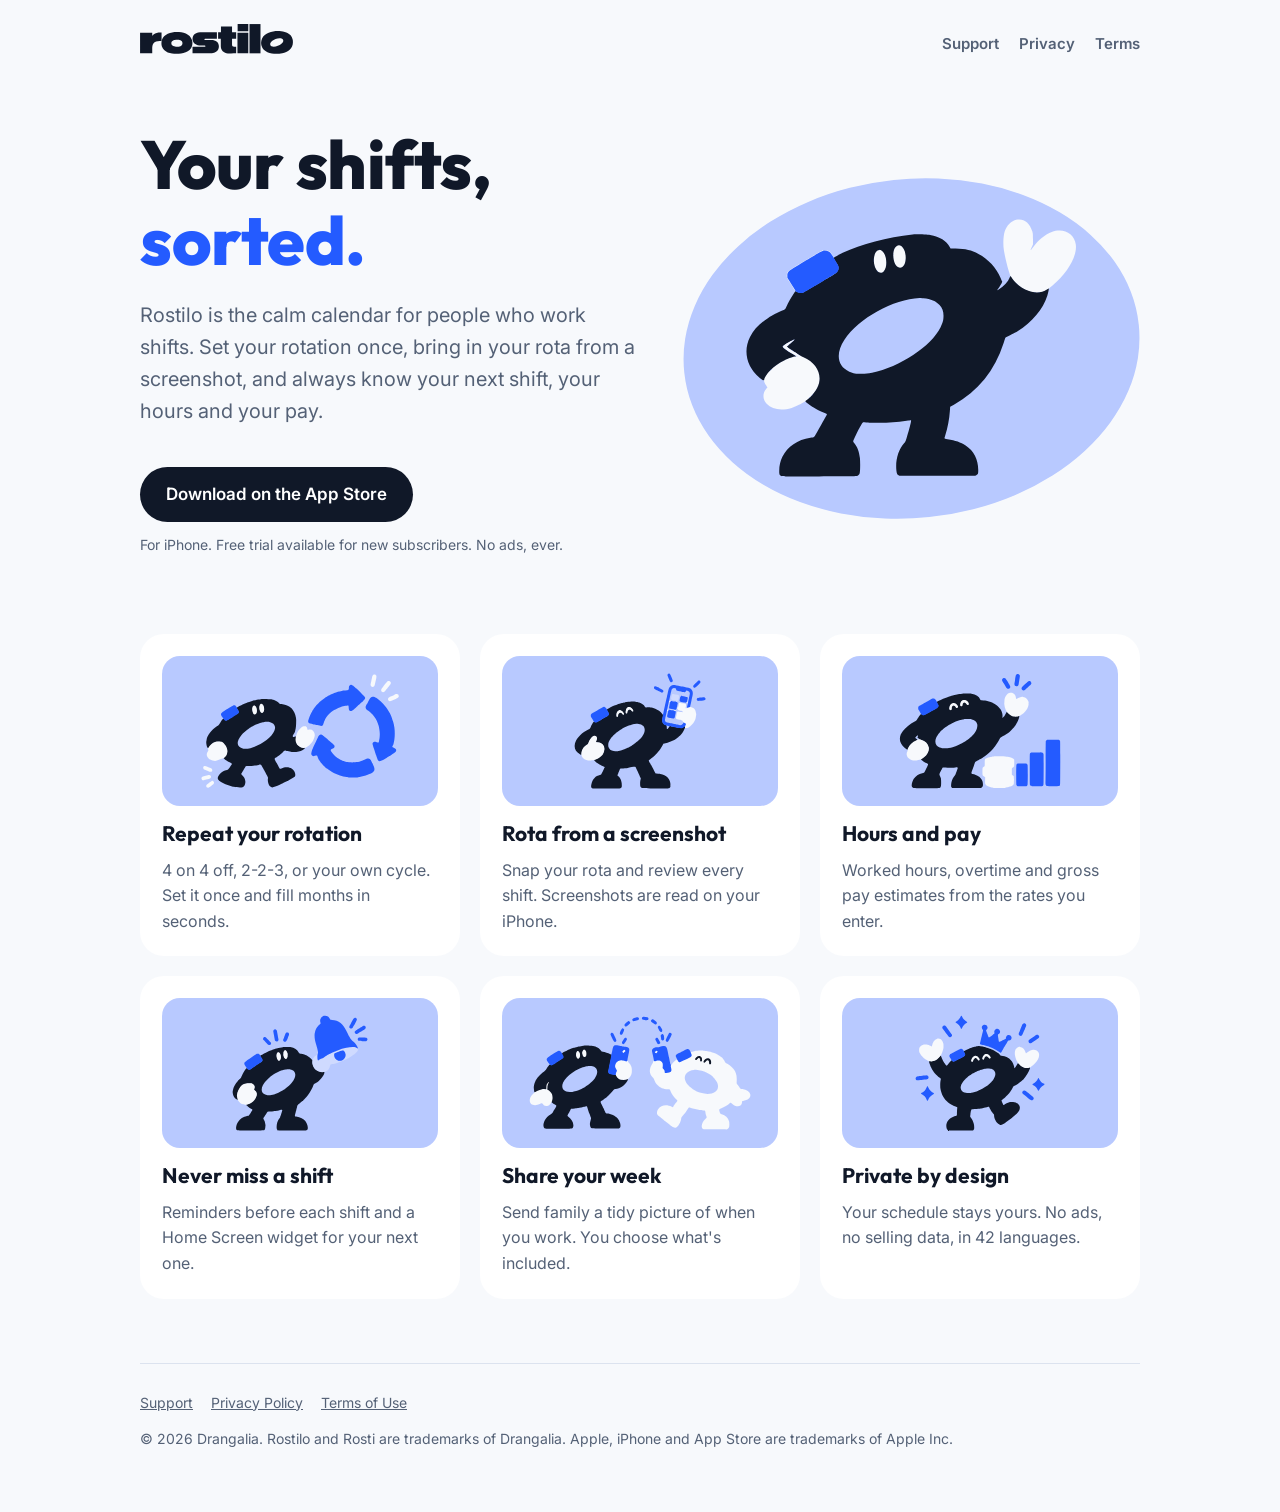
<file: index.html>
<!doctype html>
<html lang="en">
<head>
<meta charset="utf-8">
<meta name="viewport" content="width=device-width, initial-scale=1">
<title>Rostilo – Shift Work Calendar for iPhone</title>
<meta name="description" content="Rostilo is a calm shift work calendar for nurses, carers, retail, hospitality and everyone on a rota. Repeat your rotation, import your rota from a screenshot, and see your hours and pay.">
<meta name="apple-itunes-app" content="app-id=6823322653">
<meta property="og:title" content="Rostilo – Your shifts, sorted.">
<meta property="og:description" content="Plan your shifts, repeat your rotation and see your hours in one calm calendar.">
<meta property="og:type" content="website">
<link rel="icon" href="assets/favicon.png">
<link rel="stylesheet" href="assets/site.css">
<script type="application/ld+json">
{"@context":"https://schema.org","@type":"MobileApplication","name":"Rostilo","operatingSystem":"iOS","applicationCategory":"ProductivityApplication","description":"Shift work calendar with rotations, rota import from screenshots, reminders, and hours and pay estimates.","offers":{"@type":"Offer","category":"subscription"},"publisher":{"@type":"Organization","name":"Drangalia"}}
</script>
</head>
<body>
<div class="wrap">
  <header class="top">
    <a href="./" aria-label="Rostilo home"><img class="wordmark" src="assets/wordmark.svg" alt="Rostilo"></a>
    <nav><a href="support/">Support</a><a href="privacy/">Privacy</a><a href="terms/">Terms</a></nav>
  </header>
  <section class="hero">
    <div>
      <h1>Your shifts,<br><em>sorted.</em></h1>
      <p class="lead">Rostilo is the calm calendar for people who work shifts. Set your rotation once, bring in your rota from a screenshot, and always know your next shift, your hours and your pay.</p>
      <a class="cta" href="https://apps.apple.com/app/id6823322653">Download on the App Store</a>
      <p class="note">For iPhone. Free trial available for new subscribers. No ads, ever.</p>
    </div>
    <div class="stage"><img src="assets/wave.svg" alt="Rosti, the Rostilo mascot, waving"></div>
  </section>
  <section class="grid" aria-label="Features">
    <div class="card"><div class="art"><img src="assets/repeat.svg" alt=""></div><h3>Repeat your rotation</h3><p>4 on 4 off, 2-2-3, or your own cycle. Set it once and fill months in seconds.</p></div>
    <div class="card"><div class="art"><img src="assets/import.svg" alt=""></div><h3>Rota from a screenshot</h3><p>Snap your rota and review every shift. Screenshots are read on your iPhone.</p></div>
    <div class="card"><div class="art"><img src="assets/pay.svg" alt=""></div><h3>Hours and pay</h3><p>Worked hours, overtime and gross pay estimates from the rates you enter.</p></div>
    <div class="card"><div class="art"><img src="assets/reminder.svg" alt=""></div><h3>Never miss a shift</h3><p>Reminders before each shift and a Home Screen widget for your next one.</p></div>
    <div class="card"><div class="art"><img src="assets/share.svg" alt=""></div><h3>Share your week</h3><p>Send family a tidy picture of when you work. You choose what's included.</p></div>
    <div class="card"><div class="art"><img src="assets/premium.svg" alt=""></div><h3>Private by design</h3><p>Your schedule stays yours. No ads, no selling data, in 42 languages.</p></div>
  </section>
  <footer>
    <a href="support/">Support</a><a href="privacy/">Privacy Policy</a><a href="terms/">Terms of Use</a>
    <p>© 2026 Drangalia. Rostilo and Rosti are trademarks of Drangalia. Apple, iPhone and App Store are trademarks of Apple Inc.</p>
  </footer>
</div>
</body>
</html>
</file>
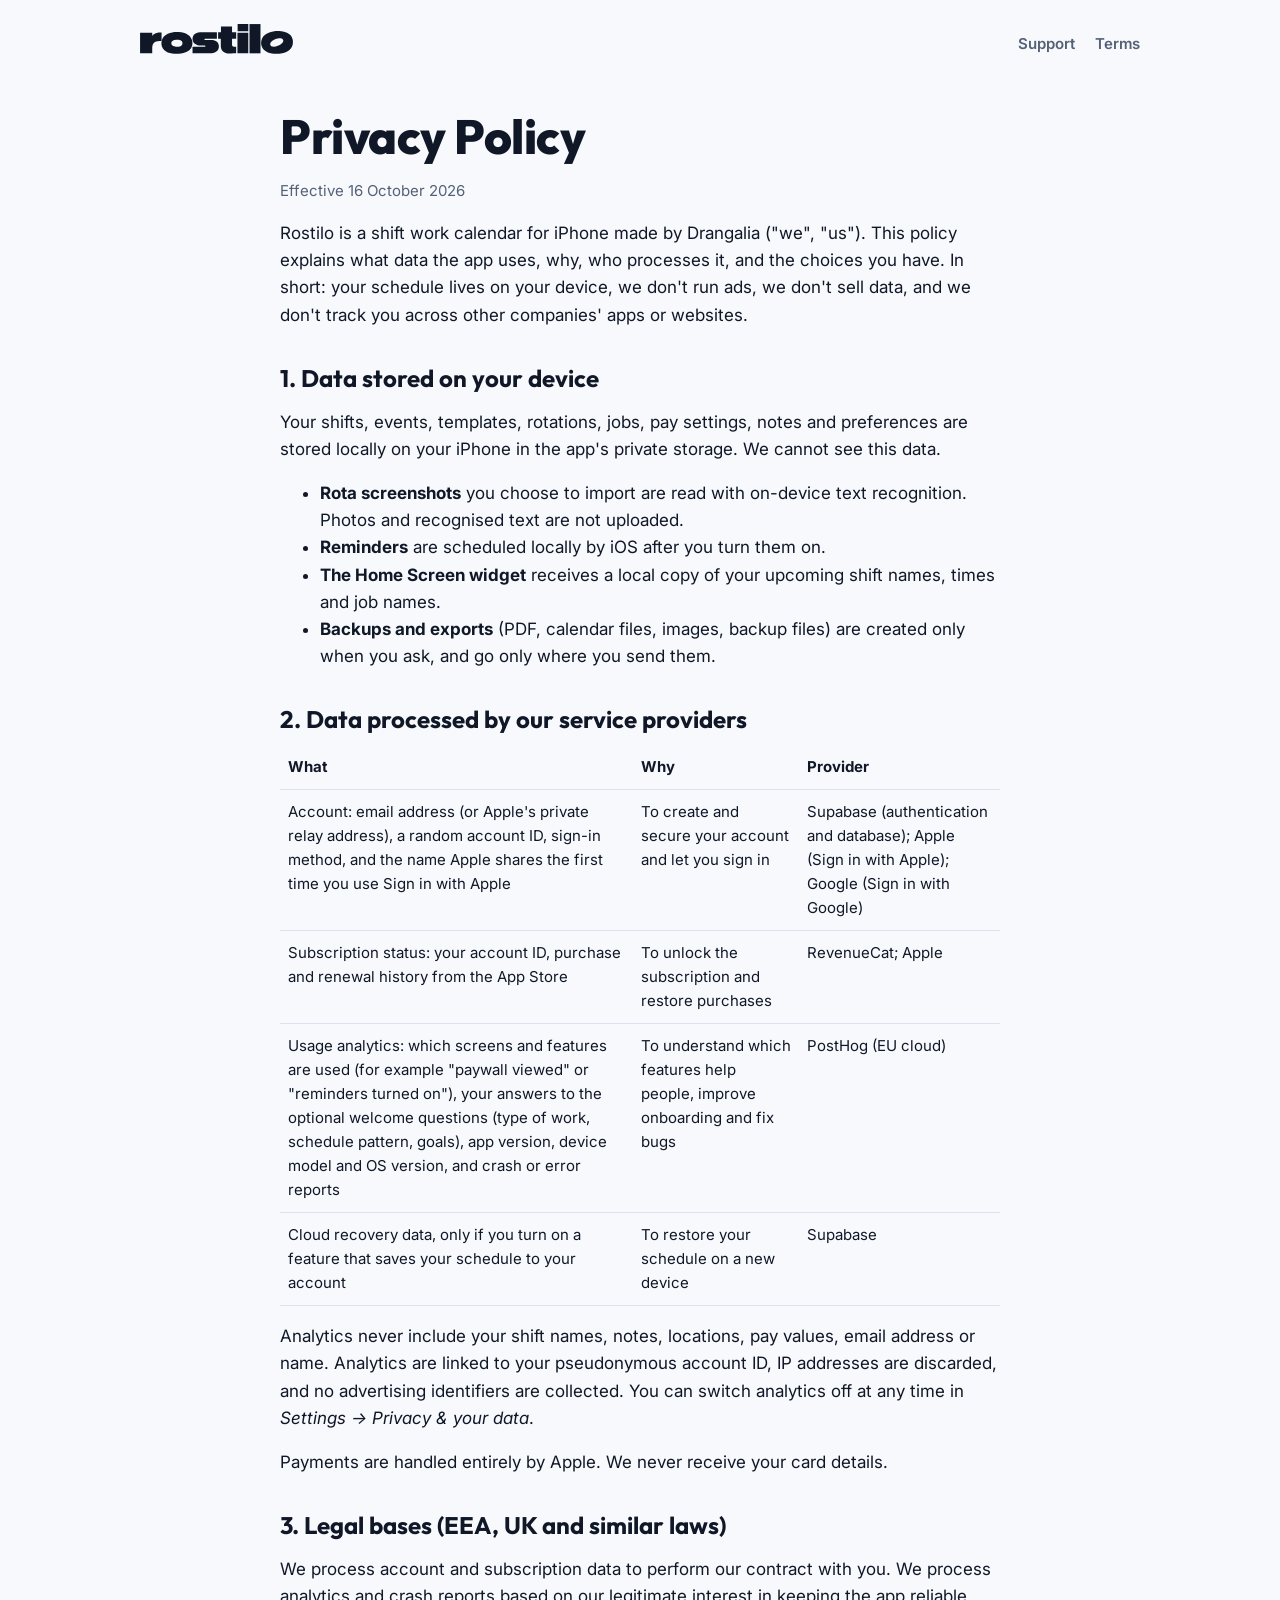
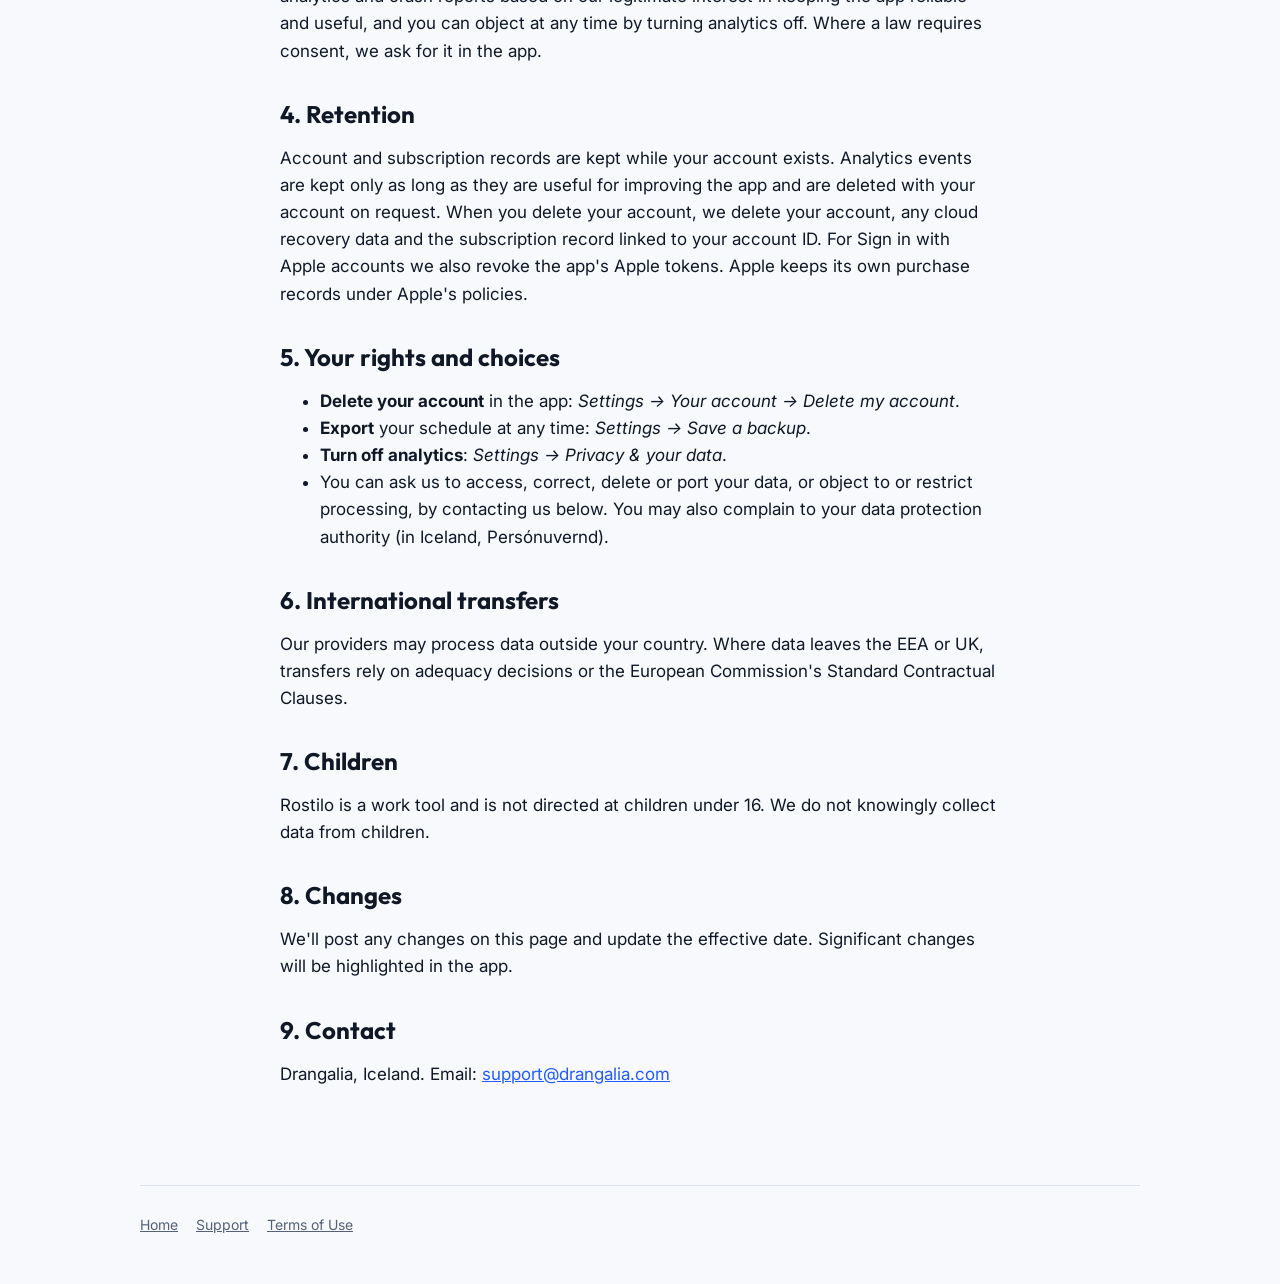
<file: privacy/index.html>
<!doctype html>
<html lang="en">
<head>
<meta charset="utf-8">
<meta name="viewport" content="width=device-width, initial-scale=1">
<title>Privacy Policy – Rostilo</title>
<meta name="description" content="How Rostilo handles your data: what is stored on your device, what our service providers process, and your rights.">
<link rel="icon" href="../assets/favicon.png">
<link rel="stylesheet" href="../assets/site.css">
</head>
<body>
<div class="wrap">
  <header class="top">
    <a href="../" aria-label="Rostilo home"><img class="wordmark" src="../assets/wordmark.svg" alt="Rostilo"></a>
    <nav><a href="../support/">Support</a><a href="../terms/">Terms</a></nav>
  </header>
</div>
<main class="doc">
  <h1>Privacy Policy</h1>
  <p class="meta">Effective 16 October 2026</p>

  <p>Rostilo is a shift work calendar for iPhone made by Drangalia ("we", "us"). This policy explains what data the app uses, why, who processes it, and the choices you have. In short: your schedule lives on your device, we don't run ads, we don't sell data, and we don't track you across other companies' apps or websites.</p>

  <h2>1. Data stored on your device</h2>
  <p>Your shifts, events, templates, rotations, jobs, pay settings, notes and preferences are stored locally on your iPhone in the app's private storage. We cannot see this data.</p>
  <ul>
    <li><strong>Rota screenshots</strong> you choose to import are read with on-device text recognition. Photos and recognised text are not uploaded.</li>
    <li><strong>Reminders</strong> are scheduled locally by iOS after you turn them on.</li>
    <li><strong>The Home Screen widget</strong> receives a local copy of your upcoming shift names, times and job names.</li>
    <li><strong>Backups and exports</strong> (PDF, calendar files, images, backup files) are created only when you ask, and go only where you send them.</li>
  </ul>

  <h2>2. Data processed by our service providers</h2>
  <table>
    <tr><th>What</th><th>Why</th><th>Provider</th></tr>
    <tr><td>Account: email address (or Apple's private relay address), a random account ID, sign-in method, and the name Apple shares the first time you use Sign in with Apple</td><td>To create and secure your account and let you sign in</td><td>Supabase (authentication and database); Apple (Sign in with Apple); Google (Sign in with Google)</td></tr>
    <tr><td>Subscription status: your account ID, purchase and renewal history from the App Store</td><td>To unlock the subscription and restore purchases</td><td>RevenueCat; Apple</td></tr>
    <tr><td>Usage analytics: which screens and features are used (for example "paywall viewed" or "reminders turned on"), your answers to the optional welcome questions (type of work, schedule pattern, goals), app version, device model and OS version, and crash or error reports</td><td>To understand which features help people, improve onboarding and fix bugs</td><td>PostHog (EU cloud)</td></tr>
    <tr><td>Cloud recovery data, only if you turn on a feature that saves your schedule to your account</td><td>To restore your schedule on a new device</td><td>Supabase</td></tr>
  </table>
  <p>Analytics never include your shift names, notes, locations, pay values, email address or name. Analytics are linked to your pseudonymous account ID, IP addresses are discarded, and no advertising identifiers are collected. You can switch analytics off at any time in <em>Settings → Privacy &amp; your data</em>.</p>
  <p>Payments are handled entirely by Apple. We never receive your card details.</p>

  <h2>3. Legal bases (EEA, UK and similar laws)</h2>
  <p>We process account and subscription data to perform our contract with you. We process analytics and crash reports based on our legitimate interest in keeping the app reliable and useful, and you can object at any time by turning analytics off. Where a law requires consent, we ask for it in the app.</p>

  <h2>4. Retention</h2>
  <p>Account and subscription records are kept while your account exists. Analytics events are kept only as long as they are useful for improving the app and are deleted with your account on request. When you delete your account, we delete your account, any cloud recovery data and the subscription record linked to your account ID. For Sign in with Apple accounts we also revoke the app's Apple tokens. Apple keeps its own purchase records under Apple's policies.</p>

  <h2>5. Your rights and choices</h2>
  <ul>
    <li><strong>Delete your account</strong> in the app: <em>Settings → Your account → Delete my account</em>.</li>
    <li><strong>Export</strong> your schedule at any time: <em>Settings → Save a backup</em>.</li>
    <li><strong>Turn off analytics</strong>: <em>Settings → Privacy &amp; your data</em>.</li>
    <li>You can ask us to access, correct, delete or port your data, or object to or restrict processing, by contacting us below. You may also complain to your data protection authority (in Iceland, Persónuvernd).</li>
  </ul>

  <h2>6. International transfers</h2>
  <p>Our providers may process data outside your country. Where data leaves the EEA or UK, transfers rely on adequacy decisions or the European Commission's Standard Contractual Clauses.</p>

  <h2>7. Children</h2>
  <p>Rostilo is a work tool and is not directed at children under 16. We do not knowingly collect data from children.</p>

  <h2>8. Changes</h2>
  <p>We'll post any changes on this page and update the effective date. Significant changes will be highlighted in the app.</p>

  <h2>9. Contact</h2>
  <p>Drangalia, Iceland. Email: <a href="mailto:support@drangalia.com">support@drangalia.com</a></p>
</main>
<div class="wrap"><footer><a href="../">Home</a><a href="../support/">Support</a><a href="../terms/">Terms of Use</a></footer></div>
</body>
</html>
</file>
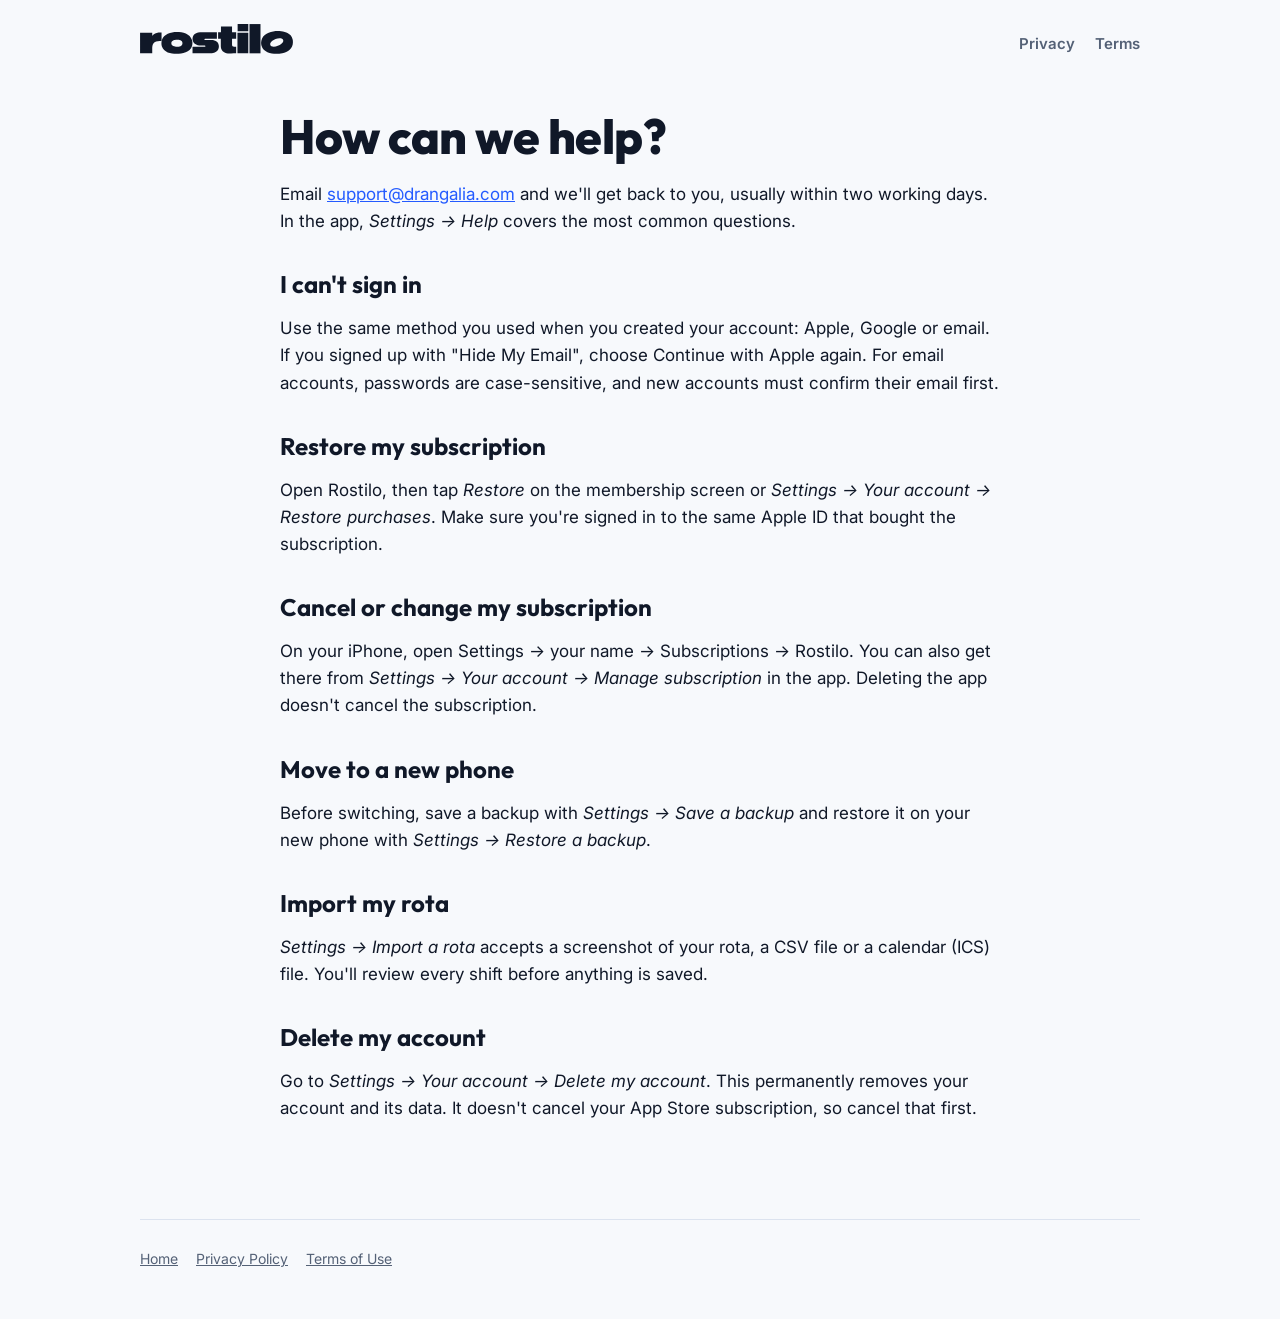
<file: support/index.html>
<!doctype html>
<html lang="en">
<head>
<meta charset="utf-8">
<meta name="viewport" content="width=device-width, initial-scale=1">
<title>Support – Rostilo</title>
<meta name="description" content="Help with Rostilo: signing in, subscriptions, restoring purchases, backups and deleting your account.">
<link rel="icon" href="../assets/favicon.png">
<link rel="stylesheet" href="../assets/site.css">
</head>
<body>
<div class="wrap">
  <header class="top">
    <a href="../" aria-label="Rostilo home"><img class="wordmark" src="../assets/wordmark.svg" alt="Rostilo"></a>
    <nav><a href="../privacy/">Privacy</a><a href="../terms/">Terms</a></nav>
  </header>
</div>
<main class="doc">
  <h1>How can we help?</h1>
  <p>Email <a href="mailto:support@drangalia.com">support@drangalia.com</a> and we'll get back to you, usually within two working days. In the app, <em>Settings → Help</em> covers the most common questions.</p>

  <h2>I can't sign in</h2>
  <p>Use the same method you used when you created your account: Apple, Google or email. If you signed up with "Hide My Email", choose Continue with Apple again. For email accounts, passwords are case-sensitive, and new accounts must confirm their email first.</p>

  <h2>Restore my subscription</h2>
  <p>Open Rostilo, then tap <em>Restore</em> on the membership screen or <em>Settings → Your account → Restore purchases</em>. Make sure you're signed in to the same Apple ID that bought the subscription.</p>

  <h2>Cancel or change my subscription</h2>
  <p>On your iPhone, open Settings → your name → Subscriptions → Rostilo. You can also get there from <em>Settings → Your account → Manage subscription</em> in the app. Deleting the app doesn't cancel the subscription.</p>

  <h2>Move to a new phone</h2>
  <p>Before switching, save a backup with <em>Settings → Save a backup</em> and restore it on your new phone with <em>Settings → Restore a backup</em>.</p>

  <h2>Import my rota</h2>
  <p><em>Settings → Import a rota</em> accepts a screenshot of your rota, a CSV file or a calendar (ICS) file. You'll review every shift before anything is saved.</p>

  <h2>Delete my account</h2>
  <p>Go to <em>Settings → Your account → Delete my account</em>. This permanently removes your account and its data. It doesn't cancel your App Store subscription, so cancel that first.</p>
</main>
<div class="wrap"><footer><a href="../">Home</a><a href="../privacy/">Privacy Policy</a><a href="../terms/">Terms of Use</a></footer></div>
</body>
</html>
</file>
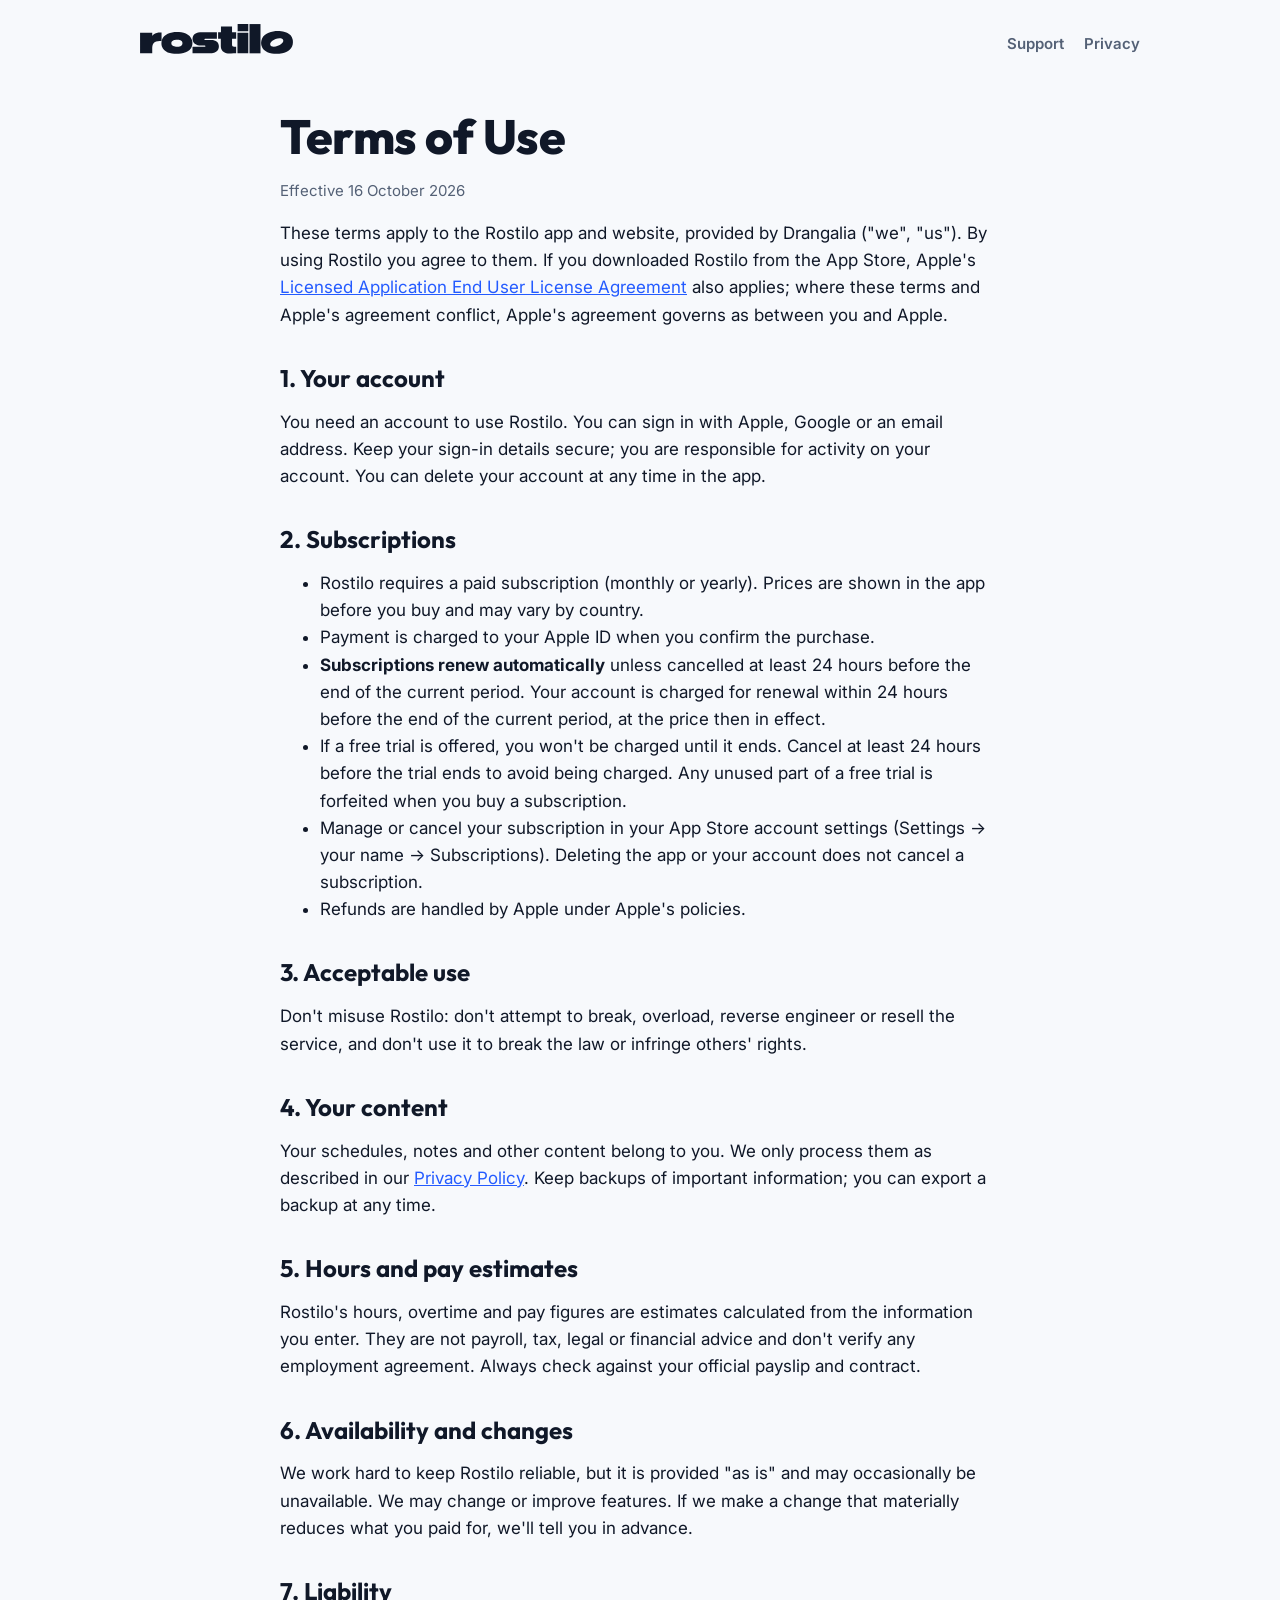
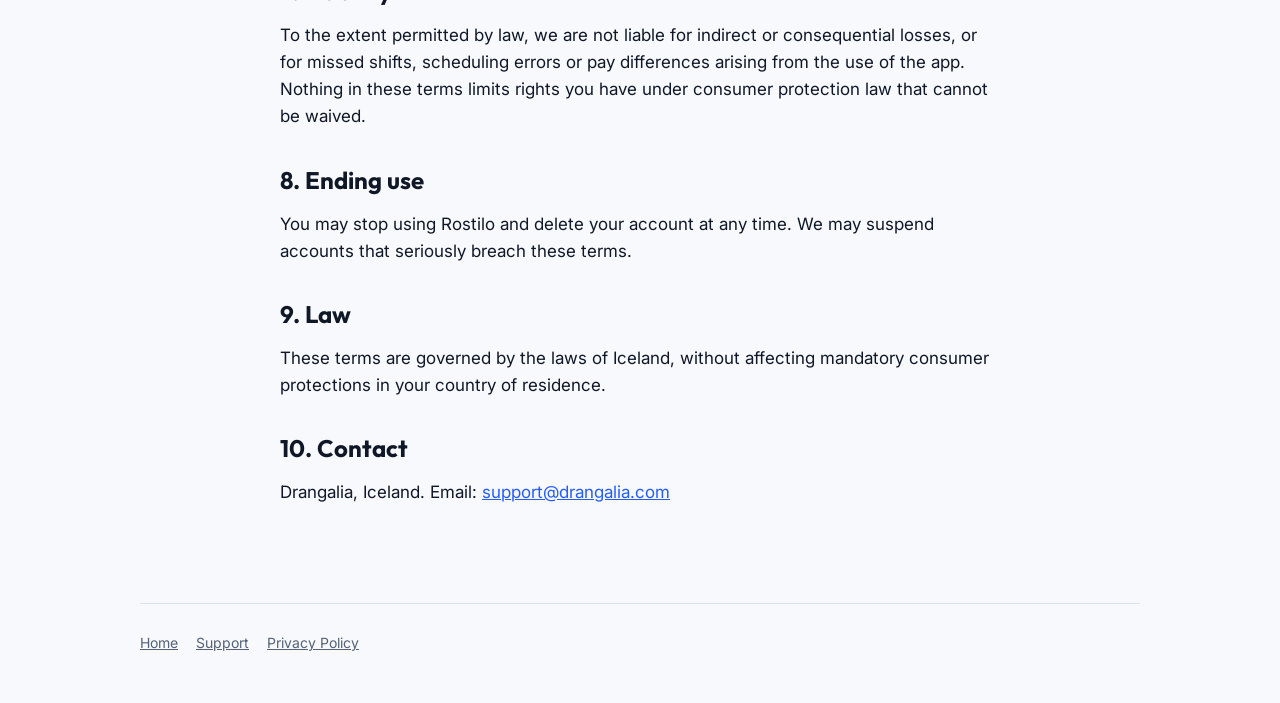
<file: terms/index.html>
<!doctype html>
<html lang="en">
<head>
<meta charset="utf-8">
<meta name="viewport" content="width=device-width, initial-scale=1">
<title>Terms of Use – Rostilo</title>
<meta name="description" content="Terms of use and subscription terms for the Rostilo shift work calendar.">
<link rel="icon" href="../assets/favicon.png">
<link rel="stylesheet" href="../assets/site.css">
</head>
<body>
<div class="wrap">
  <header class="top">
    <a href="../" aria-label="Rostilo home"><img class="wordmark" src="../assets/wordmark.svg" alt="Rostilo"></a>
    <nav><a href="../support/">Support</a><a href="../privacy/">Privacy</a></nav>
  </header>
</div>
<main class="doc">
  <h1>Terms of Use</h1>
  <p class="meta">Effective 16 October 2026</p>

  <p>These terms apply to the Rostilo app and website, provided by Drangalia ("we", "us"). By using Rostilo you agree to them. If you downloaded Rostilo from the App Store, Apple's <a href="https://www.apple.com/legal/internet-services/itunes/dev/stdeula/">Licensed Application End User License Agreement</a> also applies; where these terms and Apple's agreement conflict, Apple's agreement governs as between you and Apple.</p>

  <h2>1. Your account</h2>
  <p>You need an account to use Rostilo. You can sign in with Apple, Google or an email address. Keep your sign-in details secure; you are responsible for activity on your account. You can delete your account at any time in the app.</p>

  <h2>2. Subscriptions</h2>
  <ul>
    <li>Rostilo requires a paid subscription (monthly or yearly). Prices are shown in the app before you buy and may vary by country.</li>
    <li>Payment is charged to your Apple ID when you confirm the purchase.</li>
    <li><strong>Subscriptions renew automatically</strong> unless cancelled at least 24 hours before the end of the current period. Your account is charged for renewal within 24 hours before the end of the current period, at the price then in effect.</li>
    <li>If a free trial is offered, you won't be charged until it ends. Cancel at least 24 hours before the trial ends to avoid being charged. Any unused part of a free trial is forfeited when you buy a subscription.</li>
    <li>Manage or cancel your subscription in your App Store account settings (Settings → your name → Subscriptions). Deleting the app or your account does not cancel a subscription.</li>
    <li>Refunds are handled by Apple under Apple's policies.</li>
  </ul>

  <h2>3. Acceptable use</h2>
  <p>Don't misuse Rostilo: don't attempt to break, overload, reverse engineer or resell the service, and don't use it to break the law or infringe others' rights.</p>

  <h2>4. Your content</h2>
  <p>Your schedules, notes and other content belong to you. We only process them as described in our <a href="../privacy/">Privacy Policy</a>. Keep backups of important information; you can export a backup at any time.</p>

  <h2>5. Hours and pay estimates</h2>
  <p>Rostilo's hours, overtime and pay figures are estimates calculated from the information you enter. They are not payroll, tax, legal or financial advice and don't verify any employment agreement. Always check against your official payslip and contract.</p>

  <h2>6. Availability and changes</h2>
  <p>We work hard to keep Rostilo reliable, but it is provided "as is" and may occasionally be unavailable. We may change or improve features. If we make a change that materially reduces what you paid for, we'll tell you in advance.</p>

  <h2>7. Liability</h2>
  <p>To the extent permitted by law, we are not liable for indirect or consequential losses, or for missed shifts, scheduling errors or pay differences arising from the use of the app. Nothing in these terms limits rights you have under consumer protection law that cannot be waived.</p>

  <h2>8. Ending use</h2>
  <p>You may stop using Rostilo and delete your account at any time. We may suspend accounts that seriously breach these terms.</p>

  <h2>9. Law</h2>
  <p>These terms are governed by the laws of Iceland, without affecting mandatory consumer protections in your country of residence.</p>

  <h2>10. Contact</h2>
  <p>Drangalia, Iceland. Email: <a href="mailto:support@drangalia.com">support@drangalia.com</a></p>
</main>
<div class="wrap"><footer><a href="../">Home</a><a href="../support/">Support</a><a href="../privacy/">Privacy Policy</a></footer></div>
</body>
</html>
</file>
<file: assets/site.css>
@import url("https://fonts.googleapis.com/css2?family=Inter:wght@400;600&family=Outfit:wght@700;800&display=swap");
:root {
  --ink: #101828; --blue: #245BFF; --peri: #B8C9FF; --cloud: #F7F9FC; --white: #FFFFFF;
  --muted: #546176; --line: #DCE3EF; --card: #FFFFFF; --bg: var(--cloud); --text: var(--ink); --accent: var(--blue);
}
@media (prefers-color-scheme: dark) {
  :root { --bg: #101828; --card: #1A2436; --text: #F7F9FC; --muted: #B5C0D4; --line: #37445C; --accent: #B8C9FF; }
  .wordmark { filter: invert(1); }
}
* { box-sizing: border-box; }
html { -webkit-text-size-adjust: 100%; }
body { margin: 0; background: var(--bg); color: var(--text); font: 400 17px/1.6 Inter, system-ui, sans-serif; }
a { color: var(--accent); }
.wrap { max-width: 1040px; margin: 0 auto; padding: 0 20px; }
header.top { display: flex; align-items: center; justify-content: space-between; padding: 24px 0; }
header.top nav a { margin-left: 20px; color: var(--muted); text-decoration: none; font-weight: 600; font-size: 15px; }
.wordmark { height: 30px; }
h1, h2, h3 { font-family: Outfit, Inter, sans-serif; line-height: 1.12; margin: 0 0 12px; }
h1 { font-weight: 800; font-size: clamp(40px, 7vw, 68px); letter-spacing: -0.5px; }
h1 em { font-style: normal; color: var(--accent); }
h2 { font-weight: 700; font-size: clamp(26px, 4vw, 36px); }
h3 { font-weight: 700; font-size: 21px; }
.hero { display: grid; grid-template-columns: 1.1fr 1fr; gap: 40px; align-items: center; padding: 40px 0 64px; }
.lead { font-size: 20px; color: var(--muted); max-width: 520px; }
.stage { background: var(--peri); border-radius: 50%; aspect-ratio: 1.35; display: grid; place-items: center; transform: rotate(-6deg); }
.stage img { width: 74%; transform: rotate(6deg); }
.cta { display: inline-flex; align-items: center; gap: 10px; background: var(--ink); color: #fff; padding: 14px 26px; border-radius: 999px; font-weight: 600; text-decoration: none; margin-top: 20px; }
@media (prefers-color-scheme: dark) { .cta { background: #fff; color: var(--ink); } }
.note { font-size: 14px; color: var(--muted); margin-top: 12px; }
.grid { display: grid; grid-template-columns: repeat(3, 1fr); gap: 20px; padding-bottom: 64px; }
.card { background: var(--card); border-radius: 24px; padding: 22px; }
.card .art { background: var(--peri); border-radius: 18px; height: 150px; display: grid; place-items: center; margin-bottom: 16px; }
.card .art img { height: 120px; }
.card p { margin: 0; color: var(--muted); font-size: 16px; }
.doc { max-width: 760px; margin: 0 auto; padding: 24px 20px 80px; }
.doc h1 { font-size: clamp(34px, 6vw, 48px); }
.doc h2 { font-size: 24px; margin-top: 36px; }
.doc p, .doc li { color: var(--text); }
.doc .meta { color: var(--muted); font-size: 15px; }
table { border-collapse: collapse; width: 100%; font-size: 15px; }
th, td { text-align: left; padding: 10px 8px; border-bottom: 1px solid var(--line); vertical-align: top; }
footer { border-top: 1px solid var(--line); padding: 28px 0 48px; color: var(--muted); font-size: 14px; }
footer a { color: var(--muted); margin-right: 18px; }
@media (max-width: 760px) {
  .hero { grid-template-columns: 1fr; padding-top: 8px; }
  .grid { grid-template-columns: 1fr; }
  header.top nav a { margin-left: 14px; }
}
</file>
